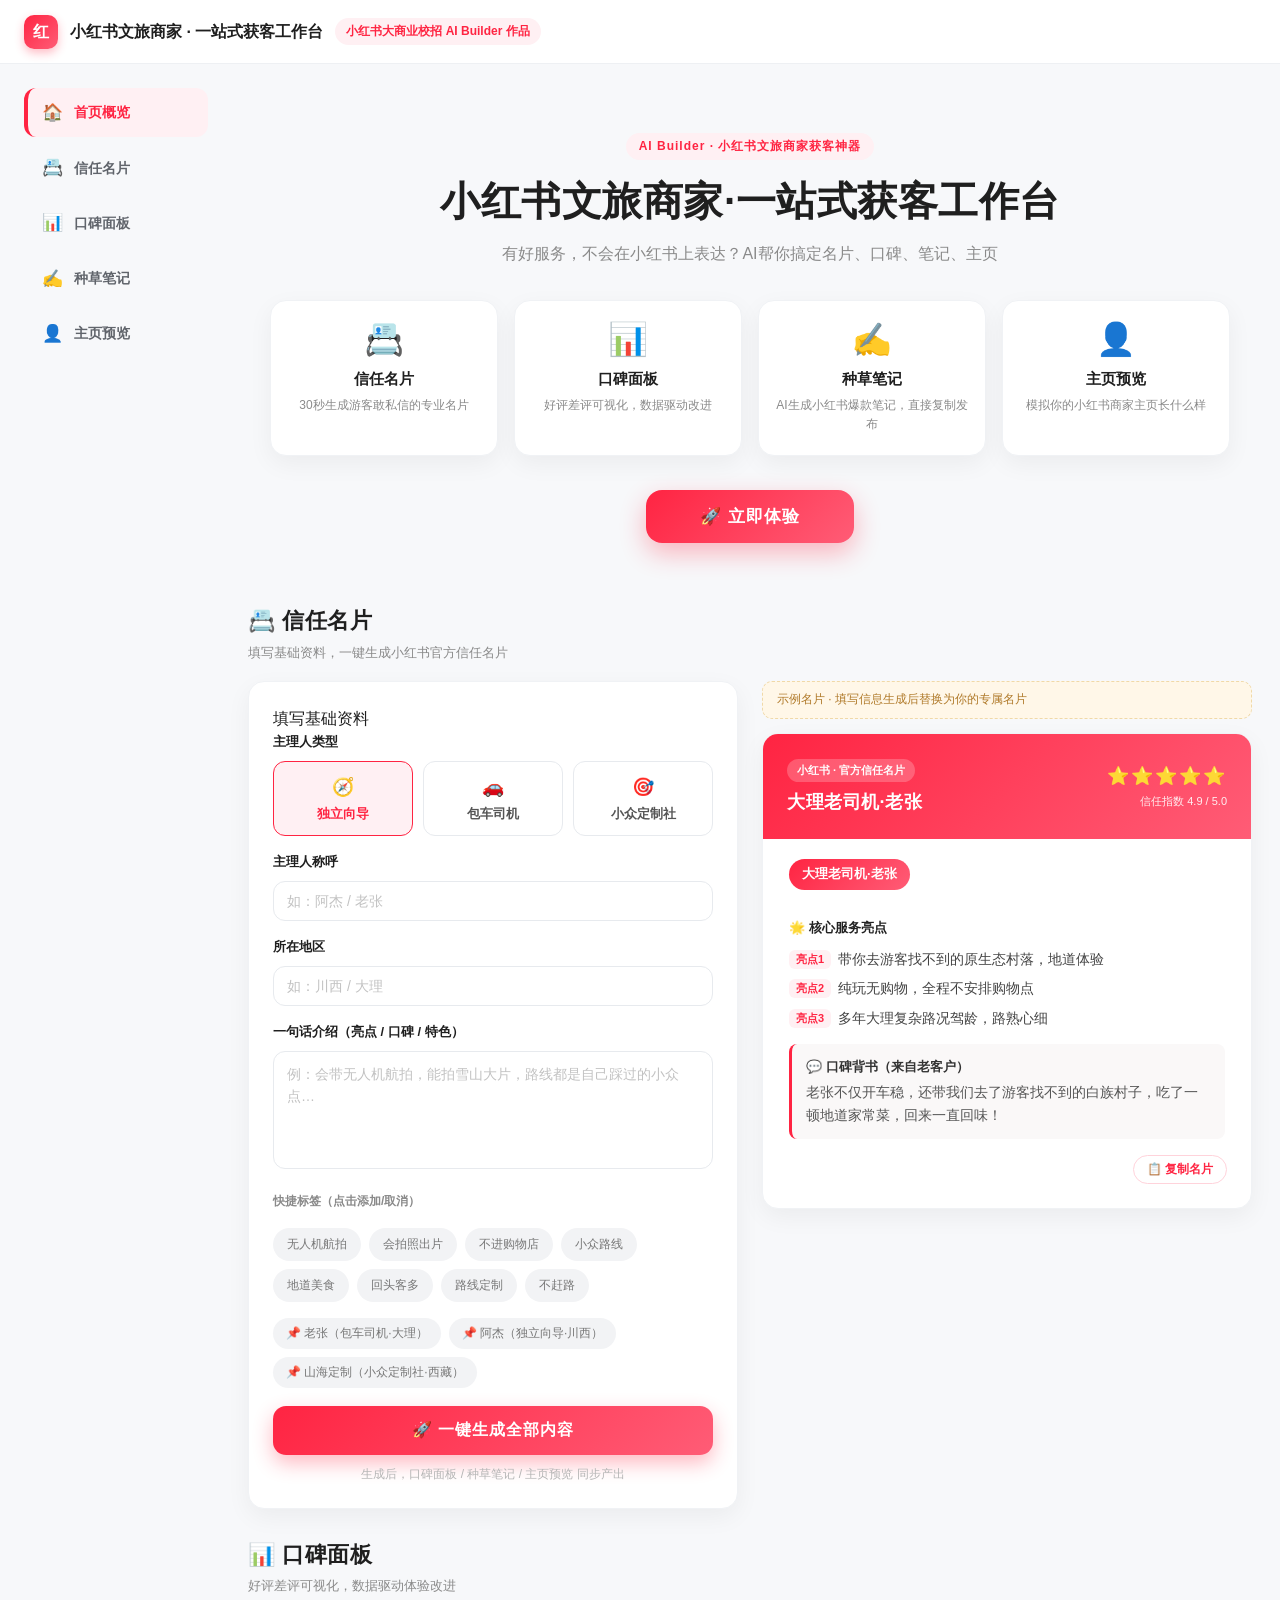
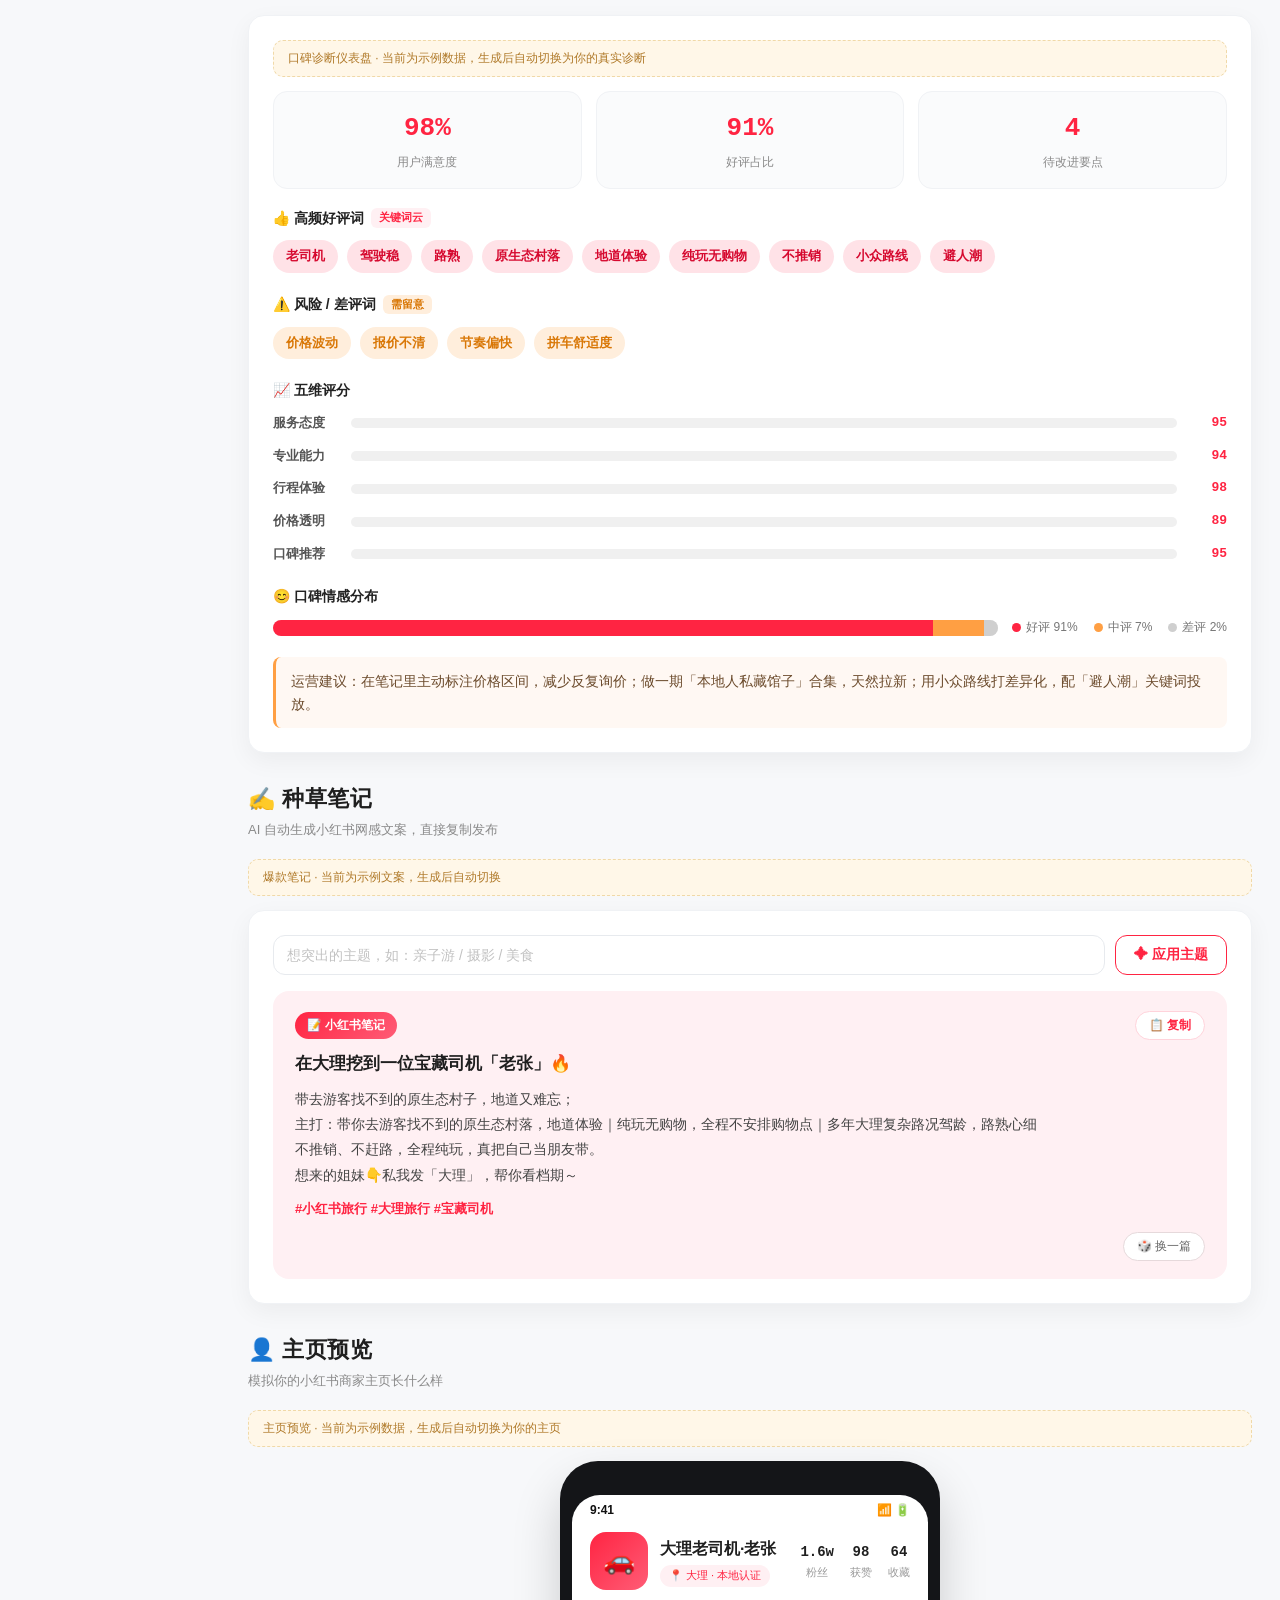
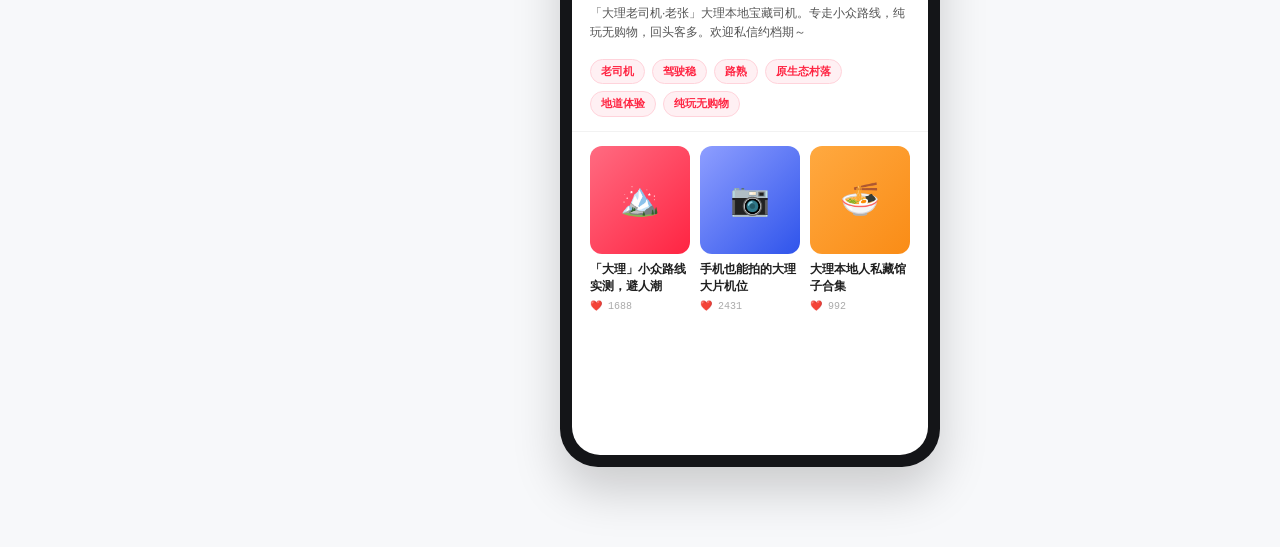
<file: index-classic.html>
<!DOCTYPE html>
<html lang="zh-CN">
<head>
<meta charset="UTF-8">
<meta name="viewport" content="width=device-width, initial-scale=1.0">
<title>小红书文旅商家·一站式获客工作台</title>
<script>if('scrollRestoration'in history)history.scrollRestoration='manual';</script>
<link rel="stylesheet" href="style.css?v=3">
</head>
<body>
<div id="app"></div>
<script src="app-classic.js?v=1"></script>
</body>
</html>
</file>
<file: style.css>
:root {
  --red: #FF2442;
  --red-grad: linear-gradient(135deg, #FF2442 0%, #ff5c76 100%);
  --ink: #1f1f1f;
  --gray: #8a8a8a;
  --bg: #F7F8FA;
  --card: #ffffff;
  --line: #eef0f3;
  --pink: #fff0f3;
  --orange: #ff9f43;
  --shadow: 0 8px 24px rgba(0, 0, 0, 0.05);
  --radius: 16px;
  --mono: "SF Mono", "Roboto Mono", "JetBrains Mono", Consolas, "Courier New", monospace;
  --header-h: 64px;
  --side-w: 220px;
}
* { box-sizing: border-box; margin: 0; padding: 0; }
html { scroll-behavior: smooth; }
body {
  font-family: -apple-system, BlinkMacSystemFont, "PingFang SC", "Hiragino Sans GB",
    "Microsoft YaHei", "Helvetica Neue", Arial, sans-serif;
  background: var(--bg);
  color: var(--ink);
  -webkit-font-smoothing: antialiased;
  line-height: 1.6;
}
a { text-decoration: none; color: inherit; }
button { font-family: inherit; }

/* ---------- 顶部固定 Header ---------- */
.topbar {
  position: fixed; top: 0; left: 0; right: 0; height: var(--header-h); z-index: 100;
  background: rgba(255, 255, 255, 0.92); backdrop-filter: blur(10px);
  border-bottom: 1px solid var(--line);
}
.topbar-inner {
  height: 100%; max-width: 1280px; margin: 0 auto; padding: 0 24px;
  display: flex; align-items: center; gap: 14px;
}
.brand { display: flex; align-items: center; gap: 12px; min-width: 0; }
.logo {
  width: 34px; height: 34px; flex-shrink: 0; border-radius: 10px;
  background: var(--red-grad); color: #fff; font-weight: 900; font-size: 16px;
  display: flex; align-items: center; justify-content: center;
  box-shadow: 0 4px 10px rgba(255, 36, 66, 0.3);
}
.brand-name { font-size: 16px; font-weight: 800; color: var(--ink); white-space: nowrap; }
.brand-badge {
  font-size: 12px; font-weight: 600; color: var(--red); background: var(--pink);
  padding: 4px 11px; border-radius: 999px; white-space: nowrap;
}
.brand-tag-right { margin-left: auto; font-size: 12px; color: #a6a6a6; }

/* ---------- 布局 ---------- */
.layout {
  display: flex; align-items: flex-start; padding-top: var(--header-h);
  max-width: 1280px; margin: 0 auto;
}
.sidebar {
  width: var(--side-w); flex-shrink: 0;
  position: sticky; top: var(--header-h); height: calc(100vh - var(--header-h));
  padding: 24px 12px 24px 24px; overflow-y: auto;
}
.side-nav { display: flex; flex-direction: column; gap: 6px; }
.side-link {
  display: flex; align-items: center; gap: 11px; padding: 11px 14px;
  border-radius: 12px; border-left: 4px solid transparent;
  font-size: 14px; font-weight: 600; color: #60646b; cursor: pointer;
  transition: all .16s ease; white-space: nowrap;
}
.side-link:hover { background: #eef0f4; color: var(--ink); }
.side-link.active { background: var(--pink); color: var(--red); font-weight: 800; border-left-color: var(--red); }
.side-ic { font-size: 17px; }

/* ---------- 主体 ---------- */
.main { flex: 1; min-width: 0; padding: 28px 28px 80px; }
.sec { scroll-margin-top: calc(var(--header-h) + 14px); margin-bottom: 28px; }
.sec:last-child { margin-bottom: 0; }
.sec-head { margin-bottom: 18px; }
.sec-head h2 { font-size: 22px; font-weight: 900; letter-spacing: .5px; }
.sec-head .sec-sub { font-size: 13px; color: var(--gray); margin-top: 4px; }
.panel {
  background: var(--card); border-radius: var(--radius); padding: 24px;
  box-shadow: var(--shadow); border: 1px solid #f0f2f5;
}

/* ---------- 首页概览 Hero ---------- */
.hero { margin-bottom: 32px; }
.hero-inner { text-align: center; padding: 40px 16px 28px; }
.hero-overline {
  display: inline-block; font-size: 12px; font-weight: 700; color: var(--red);
  background: var(--pink); padding: 4px 13px; border-radius: 999px; letter-spacing: 1px;
  margin-bottom: 16px;
}
.hero-title { font-size: 40px; font-weight: 900; line-height: 1.25; letter-spacing: .5px; }
.hero-sub { font-size: 16px; color: var(--gray); margin-top: 14px; line-height: 1.75; }
.feature-grid { display: grid; grid-template-columns: repeat(4, 1fr); gap: 16px; max-width: 960px; margin: 32px auto 0; }
.feature-card {
  background: var(--card); border-radius: var(--radius); border: 1px solid #f0f2f5;
  box-shadow: var(--shadow); padding: 22px 16px; text-align: center;
  transition: transform .2s ease, box-shadow .2s ease;
}
.feature-card:hover { transform: translateY(-2px); box-shadow: 0 14px 32px rgba(0, 0, 0, 0.08); }
.feature-ic { font-size: 32px; line-height: 1; margin-bottom: 12px; }
.feature-name { font-size: 15px; font-weight: 800; color: var(--ink); margin-bottom: 5px; }
.feature-desc { font-size: 12px; color: var(--gray); line-height: 1.55; }
.hero-btn {
  margin-top: 34px; border: none; border-radius: var(--radius); padding: 15px 54px; cursor: pointer;
  background: var(--red-grad); color: #fff; font-size: 17px; font-weight: 800; letter-spacing: 1px;
  box-shadow: 0 10px 26px rgba(255, 36, 66, 0.32);
  transition: transform .18s ease, box-shadow .18s ease;
}
.hero-btn:hover { transform: translateY(-2px); box-shadow: 0 16px 34px rgba(255, 36, 66, 0.4); }
.hero-btn:active { transform: translateY(0); }

/* ---------- 信任名片：表单 + 结果 ---------- */
.card-layout { display: grid; grid-template-columns: 1fr 1fr; gap: 24px; align-items: start; }
.field { margin-bottom: 16px; }
.field > label { display: block; font-size: 13px; font-weight: 700; margin-bottom: 8px; }
.type-row { display: flex; gap: 10px; flex-wrap: wrap; }
.type-card {
  flex: 1; min-width: 86px; padding: 11px 8px; text-align: center; border: 1.5px solid #e7eaee;
  border-radius: 12px; cursor: pointer; background: #fff; font-size: 13px; font-weight: 600;
  color: #555; transition: all .16s ease; user-select: none;
}
.type-card:hover { border-color: #ffb3c0; }
.type-card.active { border-color: var(--red); background: var(--pink); color: var(--red); }
.type-card .ic { display: block; font-size: 18px; margin-bottom: 2px; }

input[type="text"], textarea {
  width: 100%; border: 1.5px solid #e7eaee; border-radius: 12px; padding: 11px 13px; font-size: 14px;
  font-family: inherit; color: var(--ink); outline: none; background: #fff;
  transition: border-color .15s ease; resize: none;
}
input[type="text"]:focus, textarea:focus { border-color: var(--red); }
textarea { min-height: 118px; line-height: 1.6; }
input::placeholder, textarea::placeholder { color: #c2c2c2; }

.chip-row { display: flex; flex-wrap: wrap; gap: 8px; margin-bottom: 16px; }
.chip-label { font-size: 12px; color: var(--gray); font-weight: 700; margin-bottom: 8px; width: 100%; }
.chip {
  font-size: 12px; color: #777; background: #f2f3f5; border: 1px solid transparent;
  border-radius: 999px; padding: 6px 13px; cursor: pointer; transition: all .15s ease;
}
.chip:hover { background: #e9eaee; }
.chip.active { background: var(--pink); color: var(--red); border-color: #ffd3db; }

.sample-row { display: flex; gap: 8px; margin-bottom: 18px; flex-wrap: wrap; }
.sample-btn {
  font-size: 12px; color: #777; background: #f2f3f5; border: none; border-radius: 999px;
  padding: 7px 13px; cursor: pointer; transition: all .15s ease;
}
.sample-btn:hover { background: #e9eaee; color: var(--ink); }

.gen-btn {
  width: 100%; border: none; border-radius: 13px; padding: 14px; cursor: pointer;
  background: var(--red-grad); color: #fff; font-size: 16px; font-weight: 800; letter-spacing: 1px;
  box-shadow: 0 8px 20px rgba(255, 36, 66, 0.32);
  transition: transform .15s ease, box-shadow .15s ease;
}
.gen-btn:hover { transform: translateY(-2px); box-shadow: 0 12px 26px rgba(255, 36, 66, 0.4); }
.gen-btn:active { transform: translateY(0); }
.gen-hint { font-size: 12px; color: #b5b5b5; margin-top: 10px; text-align: center; }

/* ---------- 信任名片结果卡 ---------- */
.trust-card { overflow: hidden; }
.trust-head {
  background: var(--red-grad); color: #fff; padding: 22px 24px; margin: -24px -24px 20px;
  display: flex; align-items: center; justify-content: space-between; gap: 12px;
}
.trust-badge {
  display: inline-block; font-size: 11px; font-weight: 700; background: rgba(255,255,255,0.22);
  padding: 3px 10px; border-radius: 999px; margin-bottom: 6px;
}
.trust-title { font-size: 18px; font-weight: 900; letter-spacing: .5px; }
.trust-stars { text-align: right; flex-shrink: 0; }
.trust-stars .stars { font-size: 18px; letter-spacing: 2px; }
.trust-stars .stars-sub { font-size: 11px; opacity: .9; margin-top: 2px; }
.trust-body { padding: 0 2px; }
.tag-line { display: inline-block; font-size: 13px; font-weight: 800; color: #fff; background: var(--red-grad); padding: 5px 13px; border-radius: 999px; margin-bottom: 14px; }
.hl-head { font-size: 13px; font-weight: 800; color: #222; margin: 14px 0 10px; }
.hl { list-style: none; display: flex; flex-direction: column; gap: 8px; }
.hl li { font-size: 14px; color: #444; line-height: 1.55; }
.hl .hl-lab { display: inline-block; font-size: 11px; font-weight: 700; color: var(--red); background: var(--pink); border-radius: 6px; padding: 1px 7px; margin-right: 7px; vertical-align: 1px; }
.quote { margin-top: 14px; font-size: 14px; color: #555; background: #faf8f8; border-left: 3px solid var(--red); padding: 12px 14px; border-radius: 8px; line-height: 1.65; }
.quote .q-lab { font-weight: 800; color: #333; display: block; margin-bottom: 4px; font-size: 13px; }
.card-actions { display: flex; justify-content: flex-end; margin-top: 16px; }

/* ---------- 口碑维度 ---------- */
.demo-tip {
  font-size: 12px; color: #b07a2a; background: #fff7e8; border: 1px dashed #f0d9a8;
  padding: 8px 14px; border-radius: 10px; margin-bottom: 14px;
}
.metrics { display: grid; grid-template-columns: repeat(3, 1fr); gap: 14px; margin-bottom: 18px; }
.metric {
  background: #fafbfc; border: 1px solid #f0f2f5; border-radius: 14px;
  padding: 16px; text-align: center;
}
.metric-b { font-size: 26px; font-weight: 900; color: var(--red); font-family: var(--mono); }
.metric-l { font-size: 12px; color: var(--gray); margin-top: 3px; }

.repo-block { margin-bottom: 20px; }
.repo-block:last-child { margin-bottom: 0; }
.repo-label { font-size: 14px; font-weight: 800; color: #222; margin-bottom: 11px; display: flex; align-items: center; gap: 7px; }
.repo-label .badge { font-size: 11px; font-weight: 700; padding: 1px 8px; border-radius: 6px; }
.repo-label .badge.pos { background: var(--pink); color: var(--red); }
.repo-label .badge.neg { background: #ffeedc; color: #d97706; }
.kw-cloud { display: flex; flex-wrap: wrap; gap: 9px; }
.kw-tag { font-size: 13px; font-weight: 600; padding: 6px 13px; border-radius: 999px; }
.kw-tag.pos { background: #ffe2e7; color: #d6092f; }
.kw-tag.neg { background: #ffeedc; color: #d97706; }

.score-row { display: flex; align-items: center; gap: 12px; margin-bottom: 12px; }
.score-row:last-child { margin-bottom: 0; }
.score-dim { width: 66px; font-size: 13px; font-weight: 700; color: #555; flex-shrink: 0; }
.score-bar { flex: 1; height: 10px; border-radius: 999px; background: #f0f0f0; overflow: hidden; }
.score-fill { height: 100%; border-radius: 999px; background: linear-gradient(90deg, #ff2442, #ff8296); transition: width .5s ease; }
.score-val { width: 38px; text-align: right; font-size: 13px; font-weight: 800; color: var(--red); flex-shrink: 0; font-family: var(--mono); }

.sentiment { display: flex; align-items: center; gap: 14px; }
.sentiment-bar { flex: 1; height: 16px; border-radius: 999px; overflow: hidden; display: flex; background: #f0f0f0; }
.sent-seg { height: 100%; }
.sent-seg.good { background: var(--red); }
.sent-seg.mid { background: var(--orange); }
.sent-seg.bad { background: #cfcfcf; }
.sent-legend { display: flex; gap: 16px; font-size: 12px; color: #777; flex-wrap: wrap; }
.sent-legend span { display: inline-flex; align-items: center; gap: 5px; }
.sent-legend i { width: 9px; height: 9px; border-radius: 50%; display: inline-block; }
.sent-legend .g { background: var(--red); }
.sent-legend .m { background: var(--orange); }
.sent-legend .b { background: #cfcfcf; }

.advice { background: #fff8f3; border-left: 3px solid var(--orange); padding: 13px 15px; border-radius: 8px; font-size: 14px; color: #6b4a2b; line-height: 1.6; }

/* ---------- 种草笔记 ---------- */
.note-input-row { display: flex; gap: 10px; margin-bottom: 16px; }
.note-input-row input { flex: 1; }
.note-input-row button {
  flex-shrink: 0; border: 1.5px solid var(--red); background: #fff; color: var(--red);
  border-radius: 12px; padding: 0 18px; cursor: pointer; font-size: 14px; font-weight: 700;
  transition: all .15s ease;
}
.note-input-row button:hover { background: var(--pink); }

.note-card { background: var(--pink); border-radius: var(--radius); padding: 20px 22px 18px; }
.note-top { display: flex; align-items: center; justify-content: space-between; margin-bottom: 12px; }
.note-flag {
  font-size: 12px; font-weight: 700; color: #fff; background: var(--red-grad);
  padding: 4px 12px; border-radius: 999px;
}
.note-title { font-size: 17px; font-weight: 900; color: #1f1f1f; line-height: 1.45; }
.note-body { font-size: 14px; color: #444; white-space: pre-wrap; line-height: 1.8; margin: 10px 0; }
.note-tags { font-size: 13px; color: var(--red); font-weight: 600; line-height: 1.7; word-break: break-all; }
.note-actions { display: flex; justify-content: flex-end; margin-top: 12px; }
.swap-btn { background: #fff; border: 1px solid #e6d9db; color: #666; font-size: 12px; padding: 5px 13px; border-radius: 999px; cursor: pointer; transition: all .15s ease; }
.swap-btn:hover { border-color: var(--red); color: var(--red); }

/* ---------- 主页预览 · 手机框 ---------- */
.profile-wrap { display: flex; justify-content: center; }
.phone {
  width: 100%; max-width: 380px; background: #141518; border-radius: 38px;
  padding: 12px; box-shadow: 0 24px 48px rgba(0, 0, 0, 0.18);
}
.phone-screen {
  background: #fff; border-radius: 28px; overflow: hidden;
  display: flex; flex-direction: column; min-height: 560px;
}
.phone-notch { height: 22px; background: transparent; }
.p-statusbar {
  display: flex; justify-content: space-between; align-items: center;
  padding: 6px 18px 2px; font-size: 12px; font-weight: 700; color: #111;
}
.profile-card { background: #fff; }
.profile-head { display: flex; align-items: center; gap: 12px; padding: 10px 18px; }
.avatar { width: 58px; height: 58px; border-radius: 16px; flex-shrink: 0; display: flex; align-items: center; justify-content: center; font-size: 26px; color: #fff; background: var(--red-grad); }
.profile-meta { min-width: 0; }
.nick { font-size: 16px; font-weight: 800; color: #1f1f1f; }
.region-tag { display: inline-flex; align-items: center; gap: 4px; font-size: 11px; color: var(--red); background: var(--pink); padding: 2px 9px; border-radius: 999px; margin-top: 4px; }
.stats { display: flex; gap: 16px; margin-left: auto; text-align: center; color: #999; font-size: 11px; flex-shrink: 0; }
.stats b { display: block; color: #1f1f1f; font-size: 14px; font-family: var(--mono); }
.bio { padding: 4px 18px; font-size: 12px; color: #555; line-height: 1.6; }
.tag-wall { display: flex; flex-wrap: wrap; gap: 7px; padding: 12px 18px 14px; }
.tw-tag { font-size: 11px; font-weight: 600; color: var(--red); border: 1px solid #ffd3db; background: var(--pink); padding: 3px 10px; border-radius: 999px; }
.note-grid { display: grid; grid-template-columns: repeat(3, 1fr); gap: 10px; padding: 14px 18px 22px; border-top: 1px solid #f2f2f2; }
.p-note { cursor: pointer; }
.p-cover { height: 108px; border-radius: 12px; display: flex; align-items: center; justify-content: center; font-size: 32px; color: #fff; margin-bottom: 7px; }
.p-note .p-title { font-size: 12px; font-weight: 700; color: #1f1f1f; line-height: 1.4; min-height: 34px; display: -webkit-box; -webkit-line-clamp: 2; -webkit-box-orient: vertical; overflow: hidden; }
.p-note .p-likes { font-size: 10px; color: #aaa; margin-top: 4px; font-family: var(--mono); }

/* ---------- 复制按钮 ---------- */
.copy-btn {
  border: 1px solid #ffd3db; background: #fff; color: var(--red); font-size: 12px;
  font-weight: 700; padding: 5px 13px; border-radius: 999px; cursor: pointer;
  transition: all .15s ease;
}
.copy-btn:hover { background: var(--pink); }

/* ---------- toast ---------- */
.toast {
  position: fixed; left: 50%; bottom: 34px; transform: translateX(-50%);
  background: rgba(20, 18, 18, 0.92); color: #fff; font-size: 14px; padding: 11px 22px;
  border-radius: 999px; z-index: 999; opacity: 0; pointer-events: none;
  transition: opacity .25s ease;
}
.toast.show { opacity: 1; }

/* ---------- 响应式 ---------- */
@media (max-width: 1100px) {
  .feature-grid { grid-template-columns: repeat(2, 1fr); }
  .card-layout { grid-template-columns: 1fr; }
}
@media (max-width: 860px) {
  .layout { flex-direction: column; }
  .sidebar {
    width: 100%; height: auto; position: static; padding: 12px 16px;
    border-bottom: 1px solid var(--line);
  }
  .side-nav { flex-direction: row; overflow-x: auto; gap: 4px; }
  .side-link { border-left: none !important; padding: 8px 14px; flex-shrink: 0; }
  .side-link.active { border-left: none !important; }
  .main { padding: 20px 16px 64px; }
  .hero-title { font-size: 28px; }
  .brand-badge { display: none; }
  .metrics { grid-template-columns: 1fr 1fr; }
  .sentiment { flex-direction: column; align-items: stretch; }
  .note-grid { grid-template-columns: 1fr 1fr; }
}
</file>
